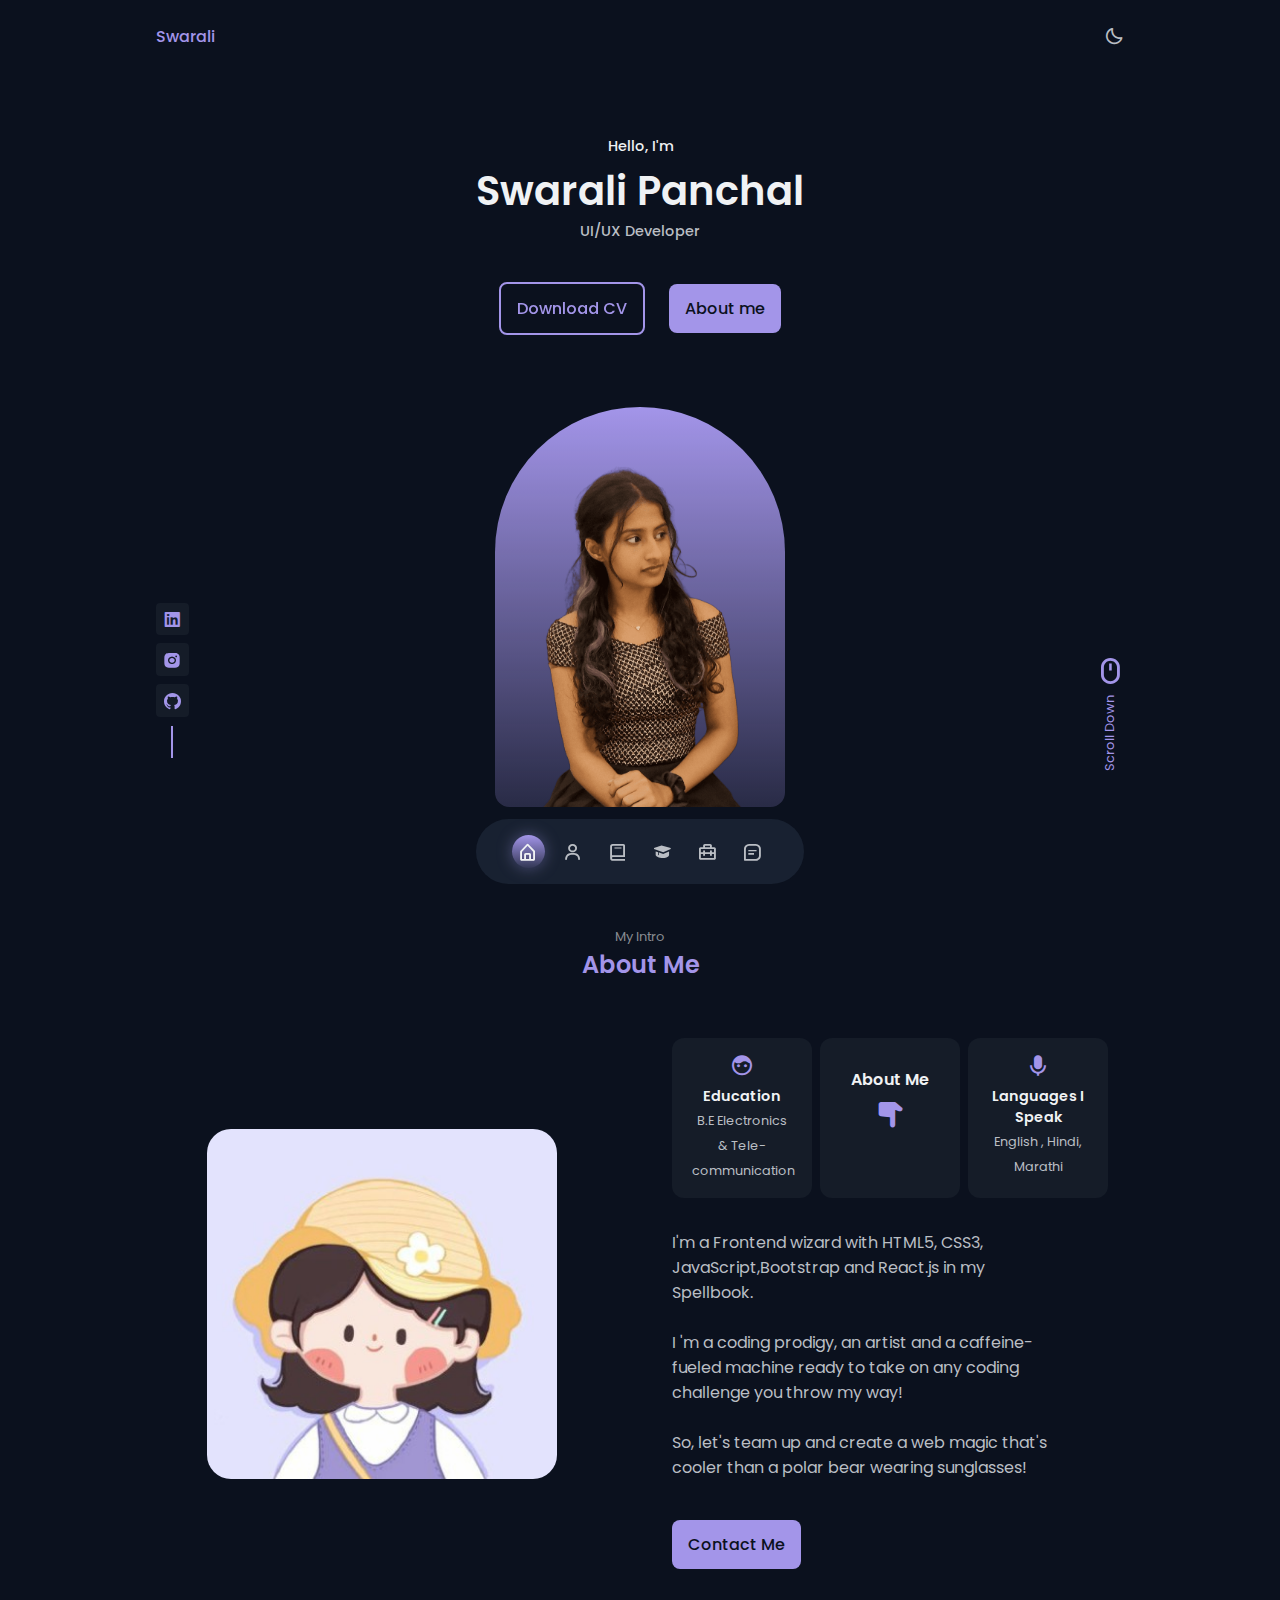
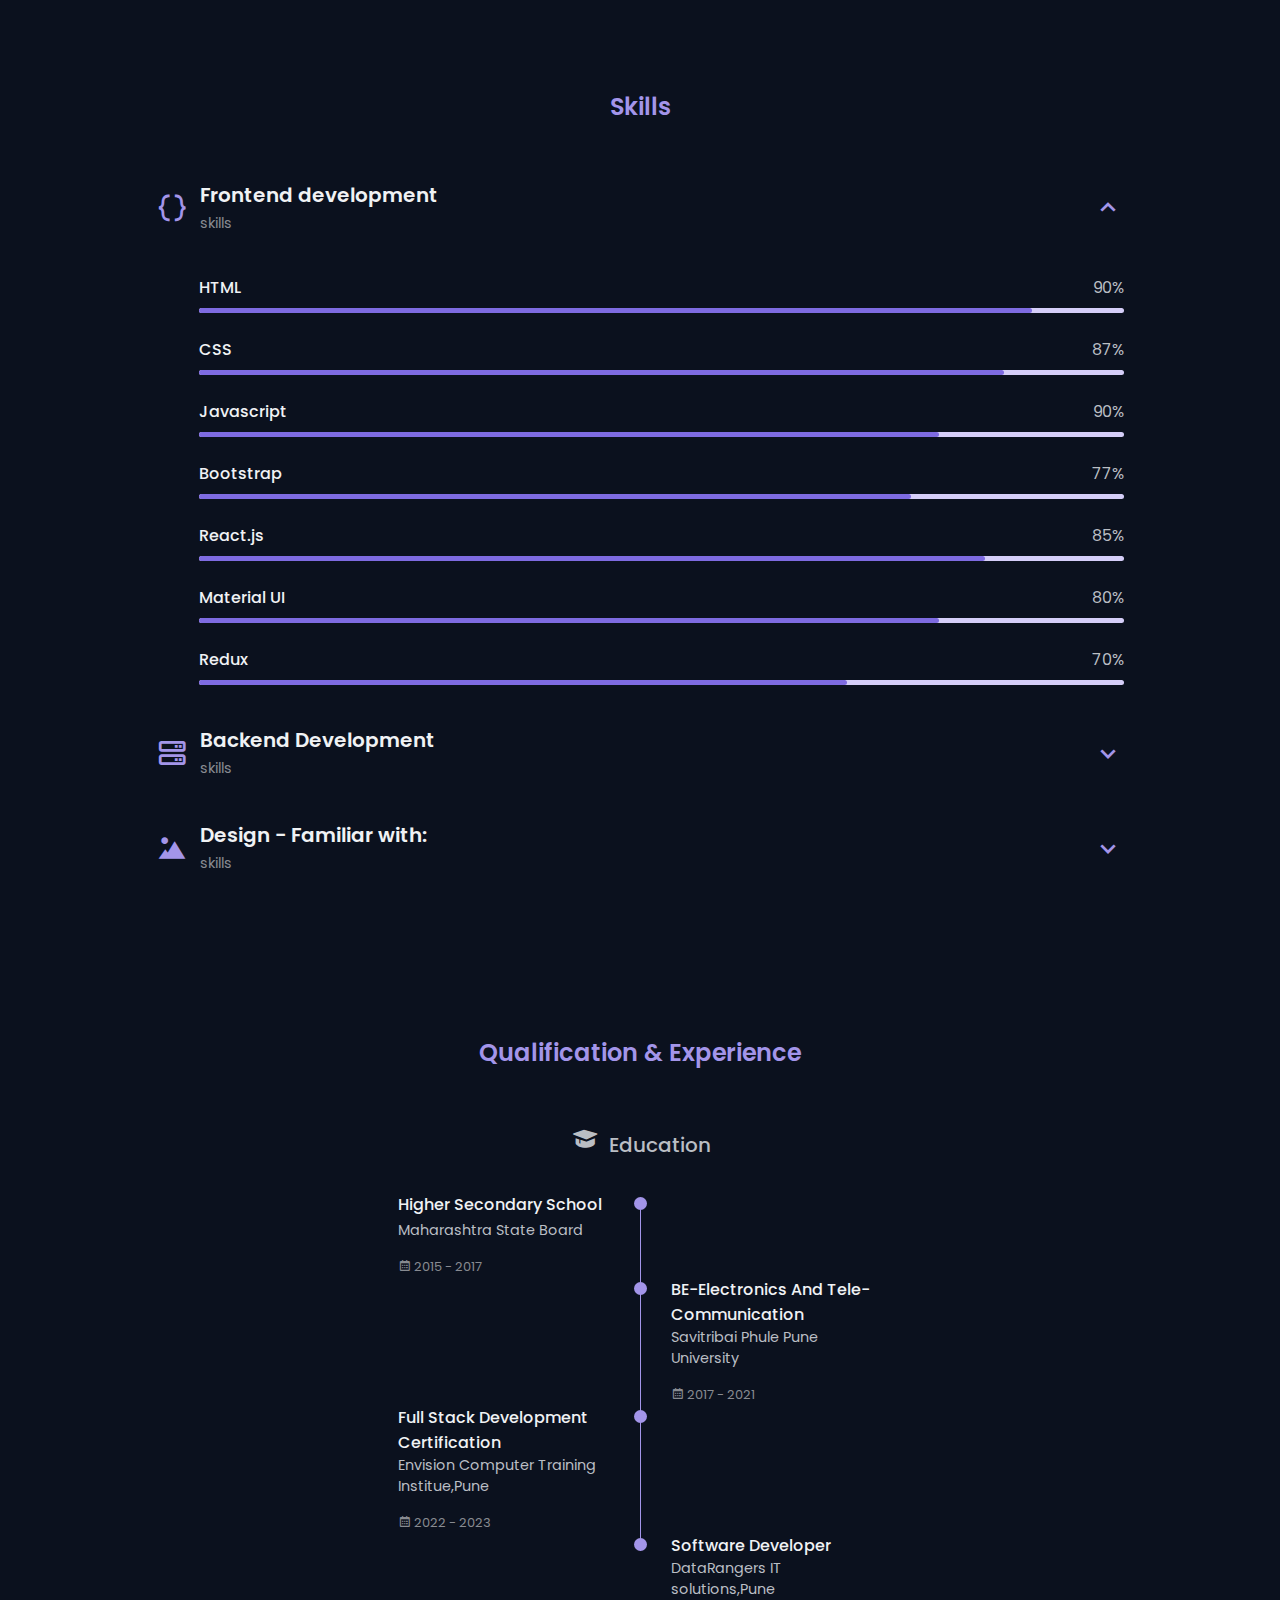
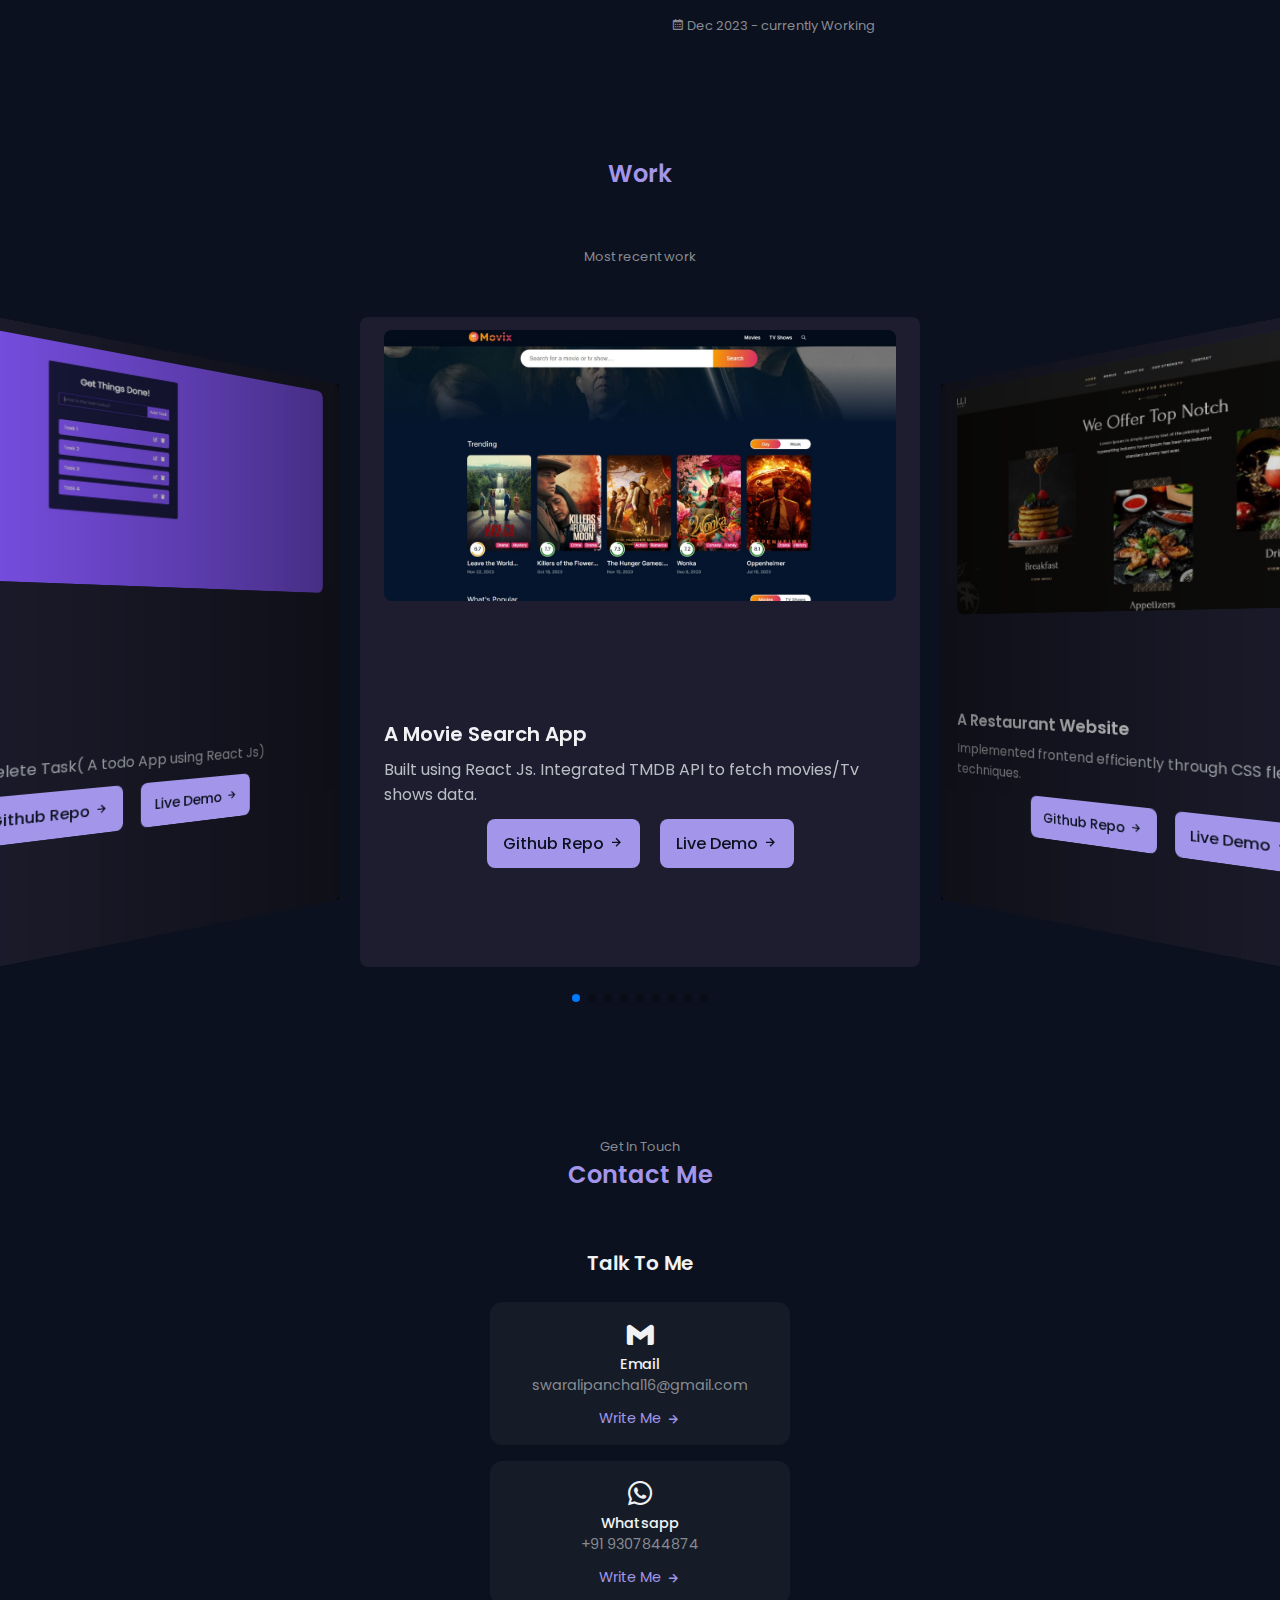
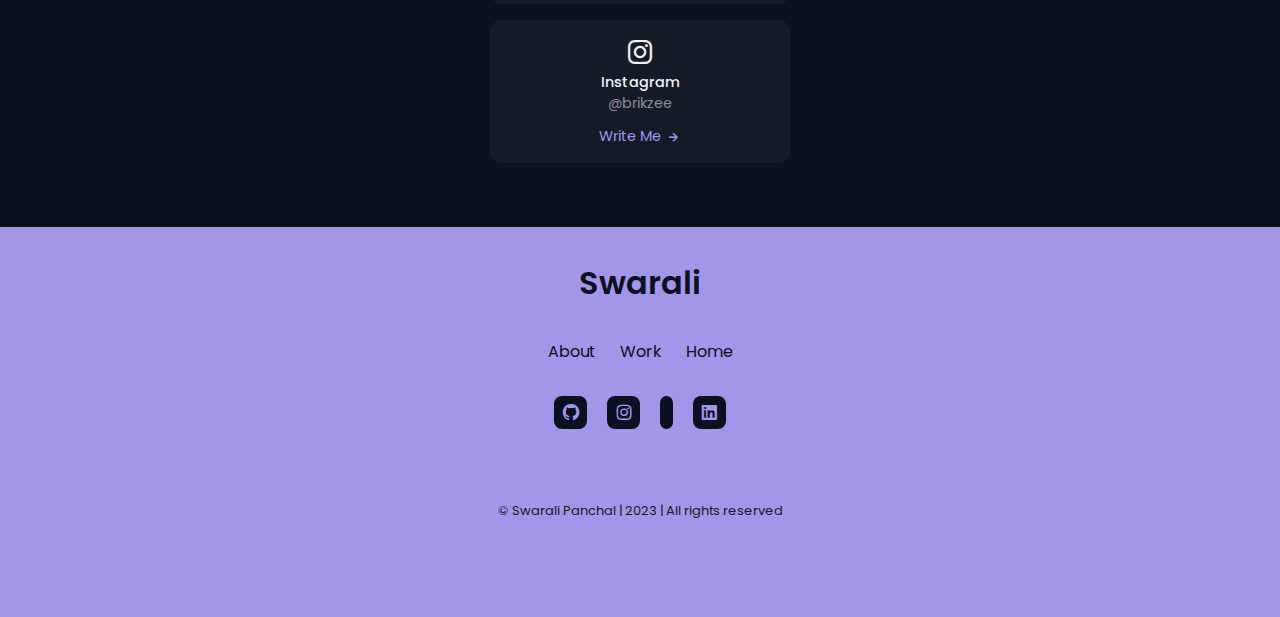
<file: index.html>
<!DOCTYPE html>
<html lang="en">
<head>
    <meta charset="UTF-8">
    <meta http-equiv="X-UA-Compatible" content="IE=edge">
    <meta name="viewport" content="width=s, initial-scale=1.0">
    
     
    <!-- ========= FAV ICON ===========  -->
     
    <link rel="shortcut icon" href="img/Artboard 2.png" type="image/x-icon">

    <!-- ============== BOXICONS =============  -->

    <link href='https://unpkg.com/boxicons@2.1.4/css/boxicons.min.css' rel='stylesheet'>
    <link rel="stylesheet" href="https://cdnjs.cloudflare.com/ajax/libs/font-awesome/6.5.1/css/all.min.css" integrity="sha512-DTOQO9RWCH3ppGqcWaEA1BIZOC6xxalwEsw9c2QQeAIftl+Vegovlnee1c9QX4TctnWMn13TZye+giMm8e2LwA==" crossorigin="anonymous" referrerpolicy="no-referrer" />

    <!-- =========== Swiper CSS ===========  -->

    <link rel="stylesheet" href="css/swiper-bundle.min.css">

    <!-- =========== CSS link ===========  -->

    <link rel="stylesheet" href="css/style.css">

    <title>Swarali Panchal</title>
 
    <script src="https://code.jquery.com/jquery-3.6.3.min.js" integrity="sha256-pvPw+upLPUjgMXY0G+8O0xUf+/Im1MZjXxxgOcBQBXU=" crossorigin="anonymous"></script>
</head>

<body >
  <!-- ================ Header ============  -->
    
    <header class="header" id="header" >
     <nav class="nav container">
        <a href="#" class="nav__logo">Swarali</a>
 
        <div class="nav__menu">
            <ul class="nav__list">
                <li class="nav__item">
                    <a href="#home" class="nav__link active-link">
                        <i class='bx bx-home-alt'></i>
                    </a>
                </li>

                <li class="nav__item">
                    <a href="#about" class="nav__link">
                        <i class='bx bx-user'></i>
                    </a>
                </li>

                <li class="nav__item">
                    <a href="#skills" class="nav__link">
                        
                        <i class='bx bx-book' ></i> 
                     
                        
                    </a>
                </li>
                <li class="nav__item">
                    <a href="#qualification" class="nav__link">
                        <i class='bx bxs-graduation'></i>

                    </a>
                </li>

                <li class="nav__item">
                    <a href="#portfolio" class="nav__link">
                        <i class='bx bx-briefcase-alt-2'></i>

                    </a>
                </li>
                

                <li class="nav__item">
                    <a href="#contact" class="nav__link">
                        <i class='bx bx-message-square-detail'></i>

                    </a>
                </li>

            </ul>
        </div>

         <!-- Theme change button  -->

         <i class='bx bx-moon change-theme' id="theme-button"></i>


     </nav>

     </header>

     <!-- ============= Main ====================  -->

     <main class="main">
        <!-- ================ HOME =============  -->
        <section class="home section" id="home">
            <div class="home__container container grid">
                <div class="home__data">
                    <span class="home__greeting"> Hello, I'm</span>
                    <h1 class="home__name">Swarali Panchal</h1>
                    <h3 class="home__education">UI/UX Developer</h3>


                    <div class="home__buttons">
                        <a download="" href="img/pdf/SwaraliPanchal_Resume.pdf" class="button button--ghost" target="_blank">
                            Download CV
                        </a>
                        <a href="#about" class="button">About me</a>
                    </div>

                </div>

                <div class="home__handle">
                    <img src="img/tryme.png" alt="img not found" class="home__img">
                </div>

                <div class="home__social">
                    <a href="https://www.linkedin.com/in/swaralip" target="_blank" class="home__social-link">
                        <i class='bx bxl-linkedin-square'></i>
                    </a>

                    <a href="https://instagram.com/brikzee?igshid=ZDdkNTZiNTM=" target="_blank" class="home__social-link">
                        <!-- <i class='bx bxl-instagram'></i> -->
                        <i class='bx bxl-instagram-alt'></i>
                    </a>

                    <a href="https://github.com/swaralipanchal" target="_blank" class="home__social-link">
                        <!-- <i class='bx bxl-facebook-square'></i> -->
                        <i class='bx bxl-github'></i>

                    </a>
                </div>

                <a href="#about" class="home__scroll">
                    <i class='bx bx-mouse home__scroll-icon'></i>
                    <span class="home__scroll-name">Scroll Down</span>
                </a>

            </div>

        </section>


        <!-- ======================== ABOUT =======================  -->
        
        <section class="about section" id="about">
            <span class="section__subtitle">My Intro</span>
             <h2 class="section__title">About Me</h2>

             <div class="about__container container grid">
                <img src="img/cartoon.jpg" alt="img not found" class="about__img">

                <div class="about__data">
                    <div class="about__info">
                        <div class="about__box">

                            <!-- <i class='bx bx-user-pin'></i> -->
                            <i class='bx bxs-face about__icon'></i>
                            <h3 class="about__title">Education</h3>
                                <span class="about__subtitle">
                                    B.E Electronics & Tele-communication 
                                </span>
                           
                        </div>

                        <div class="about__box story__box">
                            <!-- <i class='bx bx-briefcase-alt'></i> -->
                            <!-- <i class='bx bx-history'></i> -->
                            <!-- <i class='bx bx-rewind'></i> -->
                            <h3 class="about__title story__title "> About Me</h3>
                                <span class="about__subtitle">
                                    <i class='bx bxs-hand-down story__icon '></i>
                                </span>
                         
                        </div>

                        <div class="about__box">

                            <!-- <i class='bx bx-user-voice'></i> -->
                            <i class='bx bxs-microphone about__icon'></i>
                            <!-- <i class='bx bx-fast-forward'></i> -->
                            <h3 class="about__title"> Languages I Speak</h3>
                                <span class="about__subtitle"> English , Hindi, Marathi</span>
                           
                        </div>
                    </div>
                    <p class="about__description">
                       I'm a Frontend wizard with  HTML5, CSS3, JavaScript,Bootstrap and React.js in my Spellbook.<br> <br>
                       I 'm a coding prodigy, an artist and a caffeine-fueled machine ready to take on any coding challenge you throw my way!<br> <br>
                       So, let's team up and create a web magic that's cooler than a polar bear wearing sunglasses!
                    </p>

                    <a href="#contact" class="button">Contact Me</a>

                </div>
             </div>

        </section>
       
        <!-- ============================ SKILLS ===========================  -->
         
        <section class="skills section" id="skills">
            <h2 class="section__title">Skills</h2>
            <span class="section__subtitle"></span>

            <div class="skills__container container grid">
                <div>
                    <!-- ============================ SKILLS 1 ===========================  -->
                    <div class="skills__content skills__open">
                        <div class="skills__header">
                            <i class='bx bx-code-curly skills__icon'></i>

                            <div>
                                <h1 class="skills__title">Frontend development</h1>
                                <span class="skills__subtitle">skills</span>
                            </div>

                            <i class='bx bx-chevron-down skills__arrow'></i>

                        </div>
                        <div class="skills__list grid">

                            <div class="skills__data">

                                <div class="skills__titles">
                                    <h3 class="skills__name">HTML</h3>
                                    <span class="skills__number">90%</span>
                                </div>

                                <div class="skills__bar">
                                    <span class="skills__percentage skills__html"></span>
                                </div>

                            </div>

                            <div class="skills__data">
                                <div class="skills__titles">
                                    <h3 class="skills__name">CSS</h3>
                                    <span class="skills__number">87%</span>
                                </div>
                                <div class="skills__bar">
                                    <span class="skills__percentage skills__css"></span>
                                </div>
                            </div>

                            <div class="skills__data">
                                <div class="skills__titles">
                                    <h3 class="skills__name">Javascript</h3>
                                    <span class="skills__number">90%</span>
                                </div>
                                <div class="skills__bar">
                                    <span class="skills__percentage skills__js"></span>
                                </div>
                            </div>


                            <div class="skills__data">
                                <div class="skills__titles">
                                    <h3 class="skills__name">Bootstrap</h3>
                                    <span class="skills__number">77%</span>
                                </div>
                                <div class="skills__bar">
                                    <span class="skills__percentage skills__bootstrap"></span>
                                </div>
                            </div>

                            <div class="skills__data">
                                <div class="skills__titles">
                                    <h3 class="skills__name">React.js</h3>
                                    <span class="skills__number">85%</span>
                                </div>
                                <div class="skills__bar">
                                    <span class="skills__percentage skills__react"></span>
                                </div>
                                
                            </div>
                            <div class="skills__data">
                                <div class="skills__titles">
                                    <h3 class="skills__name">Material UI</h3>
                                    <span class="skills__number">80%</span>
                                </div>
                                <div class="skills__bar">
                                    <span class="skills__percentage skills__material"></span>
                                </div>
                                
                            </div>
                            <div class="skills__data">
                                <div class="skills__titles">
                                    <h3 class="skills__name">Redux</h3>
                                    <span class="skills__number">70%</span>
                                </div>
                                <div class="skills__bar">
                                    <span class="skills__percentage skills__redux"></span>
                                </div>
                                
                            </div>

                        </div>  <!--skills list grid end-->
                    </div> <!--end of frontend skill content-->

 <!-- ================== SKILLS 2 ============================  -->
                
                    <div class="skills__content skills__close">
                        <div class="skills__header">
                            <i class='bx bx-server skills__icon'></i>

                            <div>
                                <h1 class="skills__title">Backend  Development</h1>
                                <span class="skills__subtitle">skills</span>
                            </div>

                            <i class='bx bx-chevron-down skills__arrow'></i>

                        </div>
                        <div class="skills__list grid">

                            <div class="skills__data">
                                <div class="skills__titles">
                                    <h3 class="skills__name">Java</h3>
                                    <span class="skills__number">70%</span>
                                </div>
                                <div class="skills__bar">
                                    <span class="skills__percentage skills__java"></span>
                                </div>
                            </div>

                            <div class="skills__data">
                                <div class="skills__titles">
                                    <h3 class="skills__name">MYSQL</h3>
                                    <span class="skills__number">75%</span>
                                </div>
                                <div class="skills__bar">
                                    <span class="skills__percentage skills__mysql"></span>
                                </div>
                            </div>

                            <!-- <div class="skills__data">
                                <div class="skills__titles">
                                    <h3 class="skills__name">Spring</h3>
                                    <span class="skills__number">70%</span>
                                </div>
                                <div class="skills__bar">
                                    <span class="skills__percentage skills__spring"></span>
                                </div>
                            </div>

                            <div class="skills__data">
                                <div class="skills__titles">
                                    <h3 class="skills__name">Spring Boot</h3>
                                    <span class="skills__number">76%</span>
                                </div>
                                <div class="skills__bar">
                                    <span class="skills__percentage skills__springB"></span>
                                </div>
                            </div>

                            <div class="skills__data">
                                <div class="skills__titles">
                                    <h3 class="skills__name">Hibernate</h3>
                                    <span class="skills__number">74%</span>
                                </div>
                                <div class="skills__bar">
                                    <span class="skills__percentage skills__hibernate"></span>
                                </div>
                            </div> -->


                        </div> <!--backend skill list end-->
                    </div> <!-- backend skill content end-->

                </div> <!--- 2 div together end front & backend-->

                <div>
                     <!-- ================== SKILLS 3 ============================  -->
                
                     <div class="skills__content skills__close">
                        <div class="skills__header">
                            <i class='bx bxs-landscape skills__icon'></i>

                            <div>
                                <h1 class="skills__title">Design - Familiar with:</h1>
                                <span class="skills__subtitle">skills</span>
                            </div>

                            <i class='bx bx-chevron-down skills__arrow'></i>

                        </div>
                        <div class="skills__list grid">

                            <div class="skills__data">
                                <div class="skills__titles">
                                    <h3 class="skills__name">Adobe Illustrator</h3>
                                    <span class="skills__number">70%</span>
                                </div>
                                <div class="skills__bar">
                                    <span class="skills__percentage skills__illustrator"></span>
                                </div>
                            </div>

                            <!-- <div class="skills__data">
                                <div class="skills__titles">
                                    <h3 class="skills__name">Photoshop</h3>
                                    <span class="skills__number">70%</span>
                                </div>
                                <div class="skills__bar">
                                    <span class="skills__percentage skills__photoshop"></span>
                                </div>
                            </div> -->

                        </div> <!--frontend skill list end-->
                    </div> <!--design skill content end-->

                </div> <!--2nd div only for design skill-->

            </div>
        </section>

  <!-- ====================== Qualification ==================== -->

    <section class="qualification section" id="qualification">
        <h2 class="section__title">Qualification & Experience</h2>
        <span class="section__subtitle"></span>

        <div class="qualification__container container">
            <div class="qualification__tabs">

            <div class="qualification__button button--flex">
                <i class='bx bxs-graduation qualification__icon'></i>
                Education
            </div>

            <!-- <div class="qualification__button button--flex">
                 <i class='bx bx-briefcase-alt-2 qualification__icon'></i>
                 work
            </div> -->
        </div>
        <div class="qualification__sections">
        <!-- ================= Qualification Content 1 ================  -->
        <div class="qualification__content qualification__active" data-content id="education">
            <!-- =============== QUALIFICATION 1 ====================== -->
            <div class="qualification__data">
                <div class="hsc">
                    <h3 class="qualification__title">Higher Secondary School</h3>
                    <span class="qualification__subtitle">Maharashtra State Board</span>
                    <div class="qualification__calendar">
                        <i class='bx bx-calendar'></i>
                        2015 - 2017
                    </div>
                </div>

                <div class="gol">
                    <span class="qualification__rounder"></span>
                    <span class="qualification__line"></span>
                </div>
            </div>

               <!-- =============== QUALIFICATION 2 ====================== -->
               <div class="qualification__data">

                <div></div>

                <div class="gol">
                    <span class="qualification__rounder"></span>
                    <span class="qualification__line"></span>
                </div>


                <div class="etc">
                    <h3 class="qualification__title"> BE-Electronics And Tele-Communication</h3>
                    <span class="qualification__subtitle">Savitribai Phule Pune University</span>
                    <div class="qualification__calendar">
                        <i class='bx bx-calendar'></i>
                        2017 - 2021
                    </div>
                </div>
            </div>

               <!-- =============== QUALIFICATION 3 ====================== -->
               <div class="qualification__data">
                <div class="hsc">
                    <h3 class="qualification__title">Full Stack Development Certification</h3>
                    <span class="qualification__subtitle">Envision Computer Training Institue,Pune</span>
                    <div class="qualification__calendar">
                        <i class='bx bx-calendar'></i>
                        2022 - 2023
                    </div>
                </div>

                <div class="gol">
                    <span class="qualification__rounder"></span>
                    <span class="qualification__line"></span>
                </div>
            </div>

               <!-- =============== QUALIFICATION 4 ====================== -->
               <div class="qualification__data">

                <div></div>
                
                <div>
                    <span class="qualification__rounder"></span>
                    <!-- <span class="qualification__line"></span> -->
                </div>

                <div>
                    <h3 class="qualification__title">Software Developer</h3>
                    <span class="qualification__subtitle">DataRangers IT solutions,Pune</span>
                    <div class="qualification__calendar">
                        <i class='bx bx-calendar'></i>
                        Dec 2023 - currently Working
                    </div>
                </div>   
            </div>
             
        </div> <!---qualification content end-->


        


        </div> <!---qualification sections end-->
        </div>  <!--qualification__container container-->
    </section>

<!-- =================== PORTFOLIO ==========================  -->
<section class="portfolio section" id="portfolio">
    <h2 class="section__title">Work</h2>
    <!-- <div class="portfolio-buttons">
        <button id="all-projects-button" class="portfolio-button button">All Projects</button>
        <button id="personal-projects-button" class="portfolio-button button">Personal Projects</button>
        <button id="live-projects-button" class="portfolio-button button">Live Projects</button>
    </div> -->
    <span class="section__subtitle">Most recent work</span>
    <div class="portfolio__container container swiper mySwiper">
        <div class="swiper-wrapper">
             <!-- =================== PORTFOLIO  1 ==========================  -->
             <div class="portfolio__content grid swiper-slide personal-project">
                <img src="img/cinemaxwatch.jpg" alt="img not found" class="porfolio__img">

                <div class="portfolio data">
                    <h3 class="portfolio__title">A Movie Search App</h3>
                    <p class="portfolio__description"> Built using React Js. Integrated TMDB API to fetch movies/Tv shows data.</p>
                    <div style="display: flex;justify-content:center;gap: 20px;">
                        <a href="https://github.com/swaralipanchal/Cinemax" target="_blank" class="button button--flex button--small portfolio__button">
                            Github Repo
                            <i class='bx bx-right-arrow-alt button__icon'></i>
                        </a>
                        <a href="https://cinemaxwatch.netlify.app/" target="_blank" class="button button--flex button--small portfolio__button">
                            Live Demo 
                            <i class='bx bx-right-arrow-alt button__icon'></i>
                        </a>
                    </div>
                    
                </div>                
            </div>
             <!-- =================== PORTFOLIO  2 ==========================  -->
            
            <div class="portfolio__content grid swiper-slide personal-project">
                <img src="img/Grilli-1.jpg" alt="img not found" class="porfolio__img">

                <div class="portfolio data">

                    <h3 class="portfolio__title"> A Restaurant Website</h3>
                    <p class="portfolio__description">Implemented frontend efficiently through CSS flexbox and grid techniques.</p>
                    <div style="display: flex;justify-content:center;gap: 20px;">
                    <a href="https://github.com/swaralipanchal/Grilli" target="_blank" class="button button--flex button--small portfolio__button">
                        Github Repo
                        <i class='bx bx-right-arrow-alt button__icon'></i>
                    </a>
                    <a href="projects/Grilli/index.html" target="_blank" class="button button--flex button--small portfolio__button">
                        Live Demo 
                        <i class='bx bx-right-arrow-alt button__icon'></i>
                    </a>
                    </div>
                </div>                
            </div>
            <!-- //wedding booking  -->
             <!-- =================== PORTFOLIO  4 ==========================  -->
             <div class="portfolio__content grid swiper-slide live-project">
                <img src="img/wedventurz1.jpg" alt="img not found" class="porfolio__img">

                <div class="portfolio data">

                    <h3 class="portfolio__title">Wedding Booking Website (live)</h3>
                    <p class="portfolio__description">Utilized Redux and Router for efficient state management and seamless navigation, Implemented reusable dynamic components, significantly reducing redundant lines of code and enhancing maintainability.</p>
                    <div style="display: flex;justify-content:center;gap: 20px;">
                    <!-- <a href="https://github.com/swaralipanchal/Fitlife" target="_blank" class="button button--flex button--small portfolio__button">
                        Github Repo
                        <i class='bx bx-right-arrow-alt button__icon'></i>
                    </a> -->
                    <a href="https://www.wedventurz.com/" target="_blank" class="button button--flex button--small portfolio__button">
                        Live Demo
                        <i class='bx bx-right-arrow-alt button__icon'></i>
                    </a>
                    </div>
                </div>                
            </div>
            
            <!-- =================== PORTFOLIO  5 ==========================  --> 
            
             <!-- =================== PORTFOLIO  7 ==========================  -->
             <div class="portfolio__content grid swiper-slide personal-project">
                <img src="img/store.jpg" alt="img not found" class="porfolio__img">

                <div class="portfolio data">

                    <h3 class="portfolio__title">A E-Commerce Website</h3>
                    <p class="portfolio__description">Landing page of a e-commerce website to view products/prices/explore options. Utilized HTML , CSS and JavaScript to construct PageLayout and other functionalities.</p>
                    <div style="display: flex;justify-content:center;gap: 20px;">
                    <a href="https://github.com/swaralipanchal/e-Store" target="_blank" class="button button--flex button--small portfolio__button">
                        Github Repo
                        <i class='bx bx-right-arrow-alt button__icon'></i>
                    </a>
                    <a href="projects/eStore/index.html" target="_blank" class="button button--flex button--small portfolio__button">
                        Live Demo 
                        <i class='bx bx-right-arrow-alt button__icon'></i>
                    </a>
                    </div>
                </div>                
            </div>
               <!-- live projects   -->
 
              
            <!-- =================== PORTFOLIO  4 ==========================  -->
             <!-- =================== PORTFOLIO  3 ==========================  -->
             <div class="portfolio__content grid swiper-slide personal-project">
                <img src="img/wea-1.jpg" alt="img not found" class="porfolio__img">

                <div class="portfolio data">
                    <h3 class="portfolio__title">Weather App</h3>
                    <p class="portfolio__description">Weather App that shows Temperature and Humidity According to user's Location. Integrated OpenWeatherMap API</p>
                    <div style="display: flex;justify-content:center;gap: 20px;">
                    <a href="https://github.com/swaralipanchal/Weather-App" target="_blank" class="button button--flex button--small portfolio__button">
                        Github Repo 
                        <i class='bx bx-right-arrow-alt button__icon'></i>
                    </a>
                    <a href="projects/WeatherApp/index.html" target="_blank" class="button button--flex button--small portfolio__button">
                        Live Demo 
                        <i class='bx bx-right-arrow-alt button__icon'></i>
                    </a>
                    </div>
                </div>                
            </div>
            <!-- // corpeventz -->
            <!-- =================== PORTFOLIO  4 ==========================  -->
            <div class="portfolio__content grid swiper-slide live-project">
                <img src="img/corpeventz2.jpg" alt="img not found" class="porfolio__img">

                <div class="portfolio data">

                    <h3 class="portfolio__title">Corporate Events Booking Website (live)</h3>
                    <p class="portfolio__description">Utilized React Js and AOS for scoll-triggered animation</p>
                    <div style="display: flex;justify-content:center;gap: 20px;">
                    <!-- <a href="https://github.com/swaralipanchal/Fitlife" target="_blank" class="button button--flex button--small portfolio__button">
                        Github Repo
                        <i class='bx bx-right-arrow-alt button__icon'></i>
                    </a> -->
                    <a href="https://www.corpeventz.com/" target="_blank" class="button button--flex button--small portfolio__button">
                        Live Demo
                        <i class='bx bx-right-arrow-alt button__icon'></i>
                    </a>
                    </div>
                </div>                
            </div>
            
            <!-- =================== PORTFOLIO  5 ==========================  -->   
            
            <!-- =================== PORTFOLIO  4 ==========================  -->
            <div class="portfolio__content grid swiper-slide personal-project">
                <img src="img/fitlife-1.jpg" alt="img not found" class="porfolio__img">

                <div class="portfolio data">

                    <h3 class="portfolio__title"> A Gym Website Landing Page</h3>
                    <p class="portfolio__description">Crafted navigation bar & toggle functionality using Javascript. Crafted CSS animations.</p>
                    <div style="display: flex;justify-content:center;gap: 20px;">
                    <a href="https://github.com/swaralipanchal/Fitlife" target="_blank" class="button button--flex button--small portfolio__button">
                        Github Repo
                        <i class='bx bx-right-arrow-alt button__icon'></i>
                    </a>
                    <a href="projects/Fitlife/index.html" target="_blank" class="button button--flex button--small portfolio__button">
                        Live Demo
                        <i class='bx bx-right-arrow-alt button__icon'></i>
                    </a>
                    </div>
                </div>                
            </div>    

              <!-- //letzparty  -->

            <div class="portfolio__content grid swiper-slide live-project">
                <img src="img/letzparty.jpg" alt="img not found" class="porfolio__img">

                <div class="portfolio data">

                    <h3 class="portfolio__title">Party Organizing Website (live)</h3>
                    <p class="portfolio__description">Utilized React router for navigating , React Js effectively reduced code./</p>
                    <div style="display: flex;justify-content:center;gap: 20px;">
                    <!-- <a href="https://github.com/swaralipanchal/Fitlife" target="_blank" class="button button--flex button--small portfolio__button">
                        Github Repo
                        <i class='bx bx-right-arrow-alt button__icon'></i>
                    </a> -->
                    <a href="https://www.letzpartyy.com/" target="_blank" class="button button--flex button--small portfolio__button">
                        Live Demo
                        <i class='bx bx-right-arrow-alt button__icon'></i>
                    </a>
                    </div>
                </div>                
            </div>
            
          
          
              <!-- =================== PORTFOLIO  8==========================  -->
              <div class="portfolio__content grid swiper-slide personal-project">
                <img src="img/todo1.jpg" alt="img not found" class="porfolio__img">

                <div class="portfolio data">
                    <h3 class="portfolio__title">Todo App</h3>
                    <p class="portfolio__description">Add , Update , Delete Task( A todo App using React Js) </p>
                    <div style="display: flex;justify-content:center;gap: 20px;">
                    <a href="https://github.com/swaralipanchal/Todo-App" target="_blank" class="button button--flex button--small portfolio__button">
                        Github Repo
                        <i class='bx bx-right-arrow-alt button__icon'></i>
                    </a>
                    <a href="https://swaralipanchal.github.io/Todo-App/" target="_blank" class="button button--flex button--small portfolio__button">
                        Live Demo
                        <i class='bx bx-right-arrow-alt button__icon'></i>
                    </a>
                    </div>
                </div>                
            </div>
        
            <!-- =================== PORTFOLIO  5 ==========================  -->
            <!-- <div class="portfolio__content grid swiper-slide">
                <img src="img/musicplayer.jpg" alt="img not found" class="porfolio__img">

                <div class="portfolio data">

                    <h3 class="portfolio__title">A Web Music Player</h3>
                    <p class="portfolio__description">User have all the controls of the music being played.</p>
                    <a href="projects/MusicPlayer/index.html" target="_blank" class="button button--flex button--small portfolio__button">
                        Demo 
                        <i class='bx bx-right-arrow-alt button__icon'></i>
                    </a>
                </div>                
            </div> -->
           
            <!-- =================== PORTFOLIO  6 ==========================  -->
            <!-- <div class="portfolio__content grid swiper-slide">
                <img src="img/filmlane.jpg" alt="img not found" class="porfolio__img">

                <div class="portfolio data">

                    <h3 class="portfolio__title">A Movie website</h3>
                    <p class="portfolio__description">Responsive UI to view movies/shows</p>
                    <a href="projects/Filmlane/index.html" target="_blank" class="button button--flex button--small portfolio__button">
                        Demo 
                        <i class='bx bx-right-arrow-alt button__icon'></i>
                    </a>
                </div>                
            </div>
              -->
           
        
          
        </div>
             <!-- add swiper-pagination -->
        <div class="swiper-pagination"></div>
    </div>
    
</section>

<!-- ======================= CONTACT =========================== -->
<section class="contact section" id="contact">
    <span class="section__subtitle">
        Get In Touch
        <h2 class="section__title">Contact Me</h2>

        <div class="contact__container container grid">
            <div class="contact__content">
                <h3 class="contact__title">Talk To Me</h3>
                <div class="contact__info">

                    <!-- card1  -->

                    <div class="contact__card">
                        <i class='bx bxl-gmail bx-tada contact__card-icon' ></i>
                        <!-- <i class='bx bxl-gmail'></i> -->
                       
                        <h3 class="contact__card-title">Email</h3>
                        <span class="contact__card-data">swaralipanchal16@gmail.com</span>

                        <a href="mailto:swaralipanchal16@gmail.com" target="_blank" class="contact__button">
                            Write Me <i class='bx bx-right-arrow-alt contact__button-icon'></i>
                        </a>
                    </div>

                    <!-- card2  -->

                    <div class="contact__card">
                        <i class='bx bxl-whatsapp bx-tada contact__card-icon' ></i>
                        <h3 class="contact__card-title">Whatsapp</h3>
                        <span class="contact__card-data">+91 9307844874</span>

                        <a href="https://api.whatsapp.com/send?phone=919307844874&text=Hello, lets talk!" target="_blank" class="contact__button">
                            Write Me <i class='bx bx-right-arrow-alt contact__button-icon'></i>
                        </a>
                    </div>

                    <!-- card3  -->

                    <div class="contact__card">
                        <i class='bx bxl-instagram bx-tada contact__card-icon' ></i>
                        <h3 class="contact__card-title">Instagram</h3>
                        <span class="contact__card-data">@brikzee</span>

                        <a href="https://ig.me/m/brikzee" target="_blank" class="contact__button">
                            Write Me <i class='bx bx-right-arrow-alt contact__button-icon'></i>
                        </a>
                    </div>
                </div>
            </div>
            
        </div>
    </span>
</section>
 <!-- ======================= FOOTER ==============================  -->
 <footer class="footer">
    <div class="footer__container container">
        <h1 class="footer__title">Swarali</h1>
        <ul class="footer__list">
            <li>
                <a href="#about" class="footer__link">About</a>
            </li>
            <li>
                <a href="#portfolio" class="footer__link">Work</a>
            </li>
            <li>
                <a href="#home" class="footer__link">Home</a>
            </li>
        </ul>
        <ul class="footer__social">
            <a href="https://github.com/swaralipanchal" target="_blank" class="footer__social-link">
                <i class='bx bxl-github'></i>
            </a>
            <a href="https://instagram.com/brikzee?igshid=ZDdkNTZiNTM=" target="_blank" class="footer__social-link">
                <i class='bx bxl-instagram'></i>
                 
            </a>
            <a href="https://twitter.com/@PanchalSwarali" target="_blank" class="footer__social-link">
                <!-- <i class='bx bxl-twitter'></i> -->
                <i class="fa-brands fa-x-twitter"></i>

            </a>
            <a href="https://www.linkedin.com/in/swarali-panchal16" target="_blank" class="footer__social-link">
                <i class='bx bxl-linkedin-square'></i>

            </a>
        </ul>

        <span class="footer__copy">
            &#169; Swarali Panchal | 2023 | All rights reserved
        </span>

    </div>
 </footer>

 <!-- try  -->

 <div class="area" >
    <ul class="circles">
            <li></li>
            <li></li>
            <li></li>
            <li></li>
            <li></li>
            <li></li>
            <li></li>
            <li></li>
            <li></li>
            <li></li>
    </ul>
</div >
<!-- try end  -->




     </main>


   <!-- ========================= SWIPER JS ============================  -->

   <script src="https://cdn.jsdelivr.net/npm/swiper@11/swiper-bundle.min.js"></script>
 
   <!-- ====================jquey link ===================  -->

 
    <!-- ================== Main.js link ================== -->
    <script src="js/main.js"></script>

</body>
</html
</file>
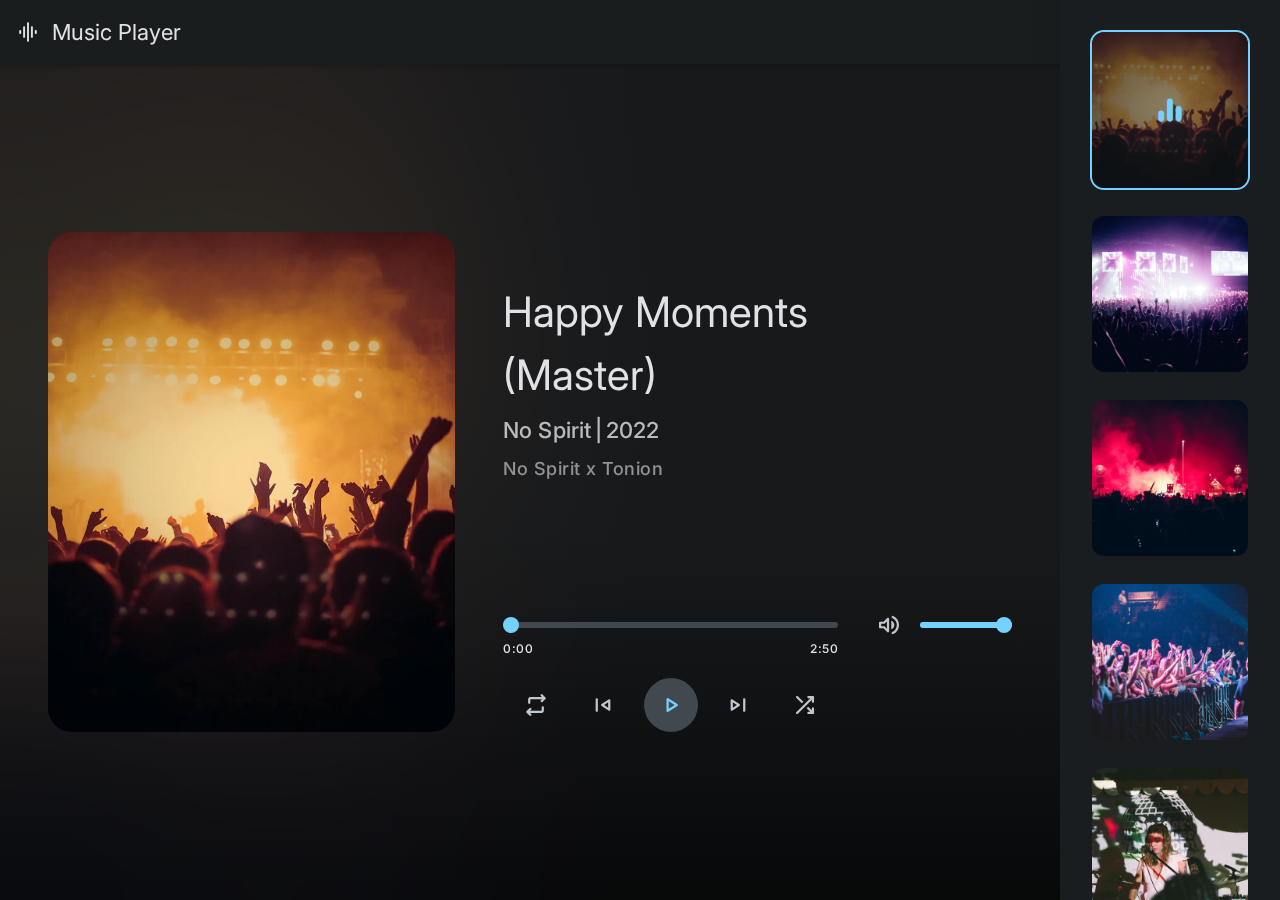
<file: projects/MusicPlayer/index.html>
<!DOCTYPE html>
<html lang="en">

<head>
  <meta charset="UTF-8">
  <meta http-equiv="X-UA-Compatible" content="IE=edge">
  <meta name="viewport" content="width=device-width, initial-scale=1.0">

  <!-- 
    - primary meta tags
  -->
  <title>Music Player</title>
  <meta name="title" content="Music Player">
  <meta name="description" content="A web music player html template developed by swarali panchal">

  <!-- 
    - favicon
  -->
  <link rel="shortcut icon" href="./favicon.svg" type="image/svg+xml">

  <!-- 
    - google font link
  -->
  <link rel="preconnect" href="https://fonts.googleapis.com">
  <link rel="preconnect" href="https://fonts.gstatic.com" crossorigin>
  <link href="https://fonts.googleapis.com/css2?family=Inter:wght@400;500&display=swap" rel="stylesheet">

  <!-- 
    - material icon font
  -->
  <link rel="stylesheet"
    href="https://fonts.googleapis.com/css2?family=Material+Symbols+Rounded:opsz,wght,FILL,GRAD@24,400,0,-25" />

  <!-- 
    - custom css link
  -->
  <link rel="stylesheet" href="./assets/css/style.css">

</head>

<body>

  <!-- 
    - #TOP APP BAR
  -->

  <div class="top-bar wrapper">

    <div class="logo wrapper">
      <span class="material-symbols-rounded">graphic_eq</span>

      <h1 class="title-lg">Music Player</h1>
    </div>

    <div class="top-bar-actions">
      <button class="btn-icon" data-playlist-toggler>
        <span class="material-symbols-rounded">queue_music</span>
      </button>
    </div>

  </div>





  <main>
    <article>

      <!-- 
        - #PLAYER
      -->

      <div class="player">
        <div class="container">

          <figure class="music-banner">
            <img src="./assets/images/poster-1.jpg" width="800" height="800" alt="Happy Moments (Master) Album Poster"
              class="img-cover" data-player-banner>
          </figure>

          <div class="music-content">

            <h2 class="headline-sm" data-title>Happy Moments (Master)</h2>

            <p class="label-lg label-wrapper wrapper">
              <span data-album>No Spirit</span>

              <span data-year>2022</span>
            </p>

            <p class="label-md artist" data-artist>No Spirit x Tonion</p>

            <div class="seek-control">

              <div>
                <div class="range-wrapper">
                  <input type="range" step="1" max="60" value="0" class="range" data-range data-seek>

                  <div class="range-fill" data-range-fill></div>
                </div>

                <div class="duration-label wrapper">
                  <span class="label-md" data-running-time>0:00</span>

                  <span class="label-md" data-duration>1:00</span>
                </div>
              </div>

              <div class="volume">
                <button class="btn-icon" data-volume-btn>
                  <span class="material-symbols-rounded">volume_up</span>
                </button>

                <div class="range-wrapper">
                  <input type="range" step="0.05" max="1" value="1" class="range" data-range data-volume>

                  <div class="range-fill" data-range-fill></div>
                </div>
              </div>

            </div>

            <div class="player-control wrapper">

              <button class="btn-icon toggle" data-repeat>
                <span class="material-symbols-rounded default-icon">repeat</span>
                <span class="material-symbols-rounded active-icon">repeat_one</span>
              </button>

              <button class="btn-icon" data-skip-prev>
                <span class="material-symbols-rounded">skip_previous</span>
              </button>

              <button class="btn-icon play" data-play-btn>
                <span class="material-symbols-rounded default-icon">play_arrow</span>
                <span class="material-symbols-rounded active-icon">pause</span>
              </button>

              <button class="btn-icon" data-skip-next>
                <span class="material-symbols-rounded">skip_next</span>
              </button>

              <button class="btn-icon toggle" data-shuffle>
                <span class="material-symbols-rounded">shuffle</span>
              </button>

            </div>

          </div>

        </div>
      </div>





      <!-- 
        - #PLAYLIST
      -->

      <div class="playlist" data-playlist>

        <ul class="music-list" data-music-list></ul>

      </div>

      <div class="overlay" data-playlist-toggler data-overlay></div>

    </article>
  </main>
 




  <!-- 
    - custom js link
  -->
  <script src="./assets/js/script.js"></script>

</body>

</html>
</file>
<file: css/style.css>
/* ===================== GOOGLE FONTS ===============  */

@import url('https://fonts.googleapis.com/css2?family=Irish+Grover&family=Poppins:wght@400;500;600&display=swap');




/* ================== VARIABLE CSS ======================= */
:root {
    --header-height : 3.5rem;



/* ============= Colors ===============  */

/* color mode HSL(hue, saturation, lightness) */
/* 
       Purple: hsl(250,66%,75%)
       Blue : hsl(207,90%,72%)
       Pink: hsl(356,66% ,75%)
       Teal: hsl(174,63%,62%)
 */

--first-hue: 250;
--sat: 66% ;
--lig: 75%;
--second-hue: 219;

--first-color:hsl(var(--first-hue) , var(--sat) , var(--lig) );
--first-color-alt: hsl(var(--first-hue), var(--sat), 71%);
--title-color: hsl(var(--second-hue), 15% , 95% ) ;
--text-color: hsl(var(--second-hue), 8% , 75%)  ;
--text-color-light: hsl(var(--second-hue), 4% , 55%) ;
--body-color: hsl(var(--second-hue), 48% , 8%) ;
--container-color: hsl(var(--second-hue) , 32% , 12%)  ;

/* =========== font and typography========  */

--body-font: 'Poppins', sans-serif ;
--biggest-font-size: 1.7rem ;
--h1-font-size: 1.5rem ;
--h2-font-size: 1.25rem ;
--h3-font-size: 1rem ;
--normal-font-size: 0.938rem ;
--small-font-size: 0.813rem  ;
--smaller-font-size: 0.7rem ;
--tiny-font-size: 0.625rem ;

/* ================== Font weight ================== */

--font-medium: 500 ;
--font-semibold: 600 ;

/* ============ z index ============================ */

--z-tooltip: 10  ;
--z-fixed: 100  ;
--z-modal: 1000 ; 

/* =========== Skill section variable css =============  */

 /* margin bottom  */
  --mb-0-25: .25rem ;
  --mb-0-5: .5rem ;
  --mb-0-75: .75rem ;
  --mb-1: 1rem ;
  --mb-1-5:  1.5rem ;
  --mb-2:  2rem ;
  --mb-2-5:  2.5rem;
  --mb-3:  3rem ;

}



/* ============= responsive typography=========== */

@media screen and (min-width: 968px) {
    :root{
    --biggest-font-size: 2.5rem ;
    --h1-font-size: 2.25rem;
    --h2-font-size: 1.5rem ;
    --h3-font-size: 1.25rem;
    --normal-font-size: 1rem ;
    --small-font-size: .9rem  ;
    --smaller-font-size: .813rem ;
    --tiny-font-size: 0.825rem ;

    }   
}
/* ============== Base ================  */
*{
    box-sizing: border-box ;
    padding: 0;
    margin: 0;

}

html{
    scroll-behavior: smooth;

}
body,
 button,
 input,
 textarea{
 font-family: var(--body-font);
font-size: var(--normal-font-size) ;

}
body{
    background-color: var(--body-color);
    color: var(--text-color);
    transition: .4s; 
    /* for light mode animation: ;  */
}

h1,h2,h3{
    color: var(--title-color);
    font-weight: var(--font-semibold);
}
ul{
    list-style: none;

}

a{
    text-decoration: none;
}

button{
    cursor: pointer;
    border:none;
    outline: none;
}
img{
    max-width: 100%;
    height: auto;

}
/* =============== theme ==================  */

.change-theme{
    z-index: 100;
    font-size: 1.25rem;
    cursor: pointer;
    transition: .3s;
}


.change-theme:hover{
    color: var(--first-color);
}
 /* =============== Variables Light Theme =====================  */
 body.light-theme{
    /* --first-color:#7355a7;
    --first-color-alt: #8464bb;
    --text-color-light: #725d94 ; */
     /* --title-color: #705D8F; */
   /* --first-color:#6e49ad; */
  
   
  
   --title-color: hsl(var(--second-hue), 15% , 15% ) ;
   --text-color: hsl(var(--second-hue), 8% , 35%)  ;
   --body-color: hsl(var(--second-hue), 100% , 99%) ;
   /* --text-color-light: hsl(var(--second-hue), 4% , 55%) ; */
   --container-color: #fff ;

   
 }
 
 /* body.light-theme .home__handle {
             background: linear-gradient(180deg,
                   #805eb9,
              hsla(var(--first-hue),var(--sat),var(--lig),.2)
                );

 } */

 .light-theme .circles li {
 
    /* background: rgba(101, 13, 184, 0.247); */
    background: hsla(var(--first-hue) , var(--sat) , var(--lig), .35);;
    

 animation: animate 25s linear infinite; 

 } 

 body.light-theme .nav__logo{
    color: #5a3d8d;
    font-weight: 700;
 }



 /* ============ color changes in some parts of the website , 
                                  in Light theme  ==============  */

.light-theme .nav__menu {
    background-color: hsla(var(--second-hue),32%,90%,.8);
}

.light-theme .section__subtitle{
    color: var(--text-color);
}
.light-theme .home__social-link{
    box-shadow: 0 2px 8px hsla(var(--second-hue), 48%, 8%, .2);
}
 
.light-theme .home__social::after,
.light-theme .footer__social-link{
    background-color: var(--title-color);
}

.light-theme .home__social-link,
.light-theme .home__scroll,
.light-theme .button,
.light-theme .button:hover,
.light-theme .footer__title,
.light-theme .footer__link,
.light-theme .footer__copy{
    color: var(--title-color);
}

.light-theme .about__box {
    box-shadow: 0 2px 8px hsla(var(--second-hue), 48%, 8%, .1);
}
.light-theme .contact__card {
    box-shadow: 0 2px 16px hsla(var(--second-hue), 48%, 8%, .1);
}

.light-theme::-webkit-scrollbar{
    background-color: hsl(var(--second-hue), 8%, 66%);
}

.light-theme::-webkit-scrollbar-thumb{
    background-color: hsl(var(--second-hue), 8%, 54%);
}

.light-theme::-webkit-scrollbar-thumb:hover{
    background-color: hsl(var(--second-hue), 8%, 44%);
}

.light-theme .section__title,
.light-theme .skills__icon,
 .light-theme .skills__arrow{
    color: #7352ad;
}



/* ========== Reusable  css classes ==========  */
.container{
    max-width: 968px;
    margin-left: 1rem;
    margin-right: 1rem;

}
.grid{
    display: grid;
    gap: 1.25rem;

}
.main{
    overflow: hidden;
}
.section{
    padding: 4.5rem 0 1rem;
    
}
.section__title,
.section__subtitle{
    text-align: center;

}
.section__title{
    font-size: var(--h2-font-size);
    color: var(--first-color);
    margin-bottom: 2rem;
}

.section__subtitle{
    display: block;
    font-size: var(--smaller-font-size);
    color: var(--text-color-light);
}
 /* ================== Header & Nav ===============  */

 .header{
    position: fixed;
    top: 0;
    left: 0;
    width: 100%;
    background-color: var(--body-color);
    z-index: var(--z-fixed);
    transition: .4s; 
    /* for light mode animation: ;  */
 }

.nav{
    height: var(--header-height);
    display: flex;
    justify-content: space-between;
    align-items: center;
}
.nav__logo{
    color: var(--first-color);
    font-weight: var(--font-medium);
    transition: .4s ;
}
.nav__logo:hover{
    color: var(--first-color-alt);
}
.nav__menu{
    position: fixed;
    bottom: 1rem ;
    background-color: hsla(var(--second-hue),32%,16%,.8);
    width: 90%;
    border-radius: 4rem;
    padding: 1rem 2.25rem;
    backdrop-filter: blur(10px);
    transition: .4s; 
    /* for light mode animation: ;  */
}

.nav__list{
    display: flex;
    justify-content: space-between;
    align-items: center;
}

.nav__link{
    color: var(--text-color);
    font-size: 1.25rem;
    padding: .4rem;
    display: flex;
    border-radius: 5rem;
}

/* ======== Active  link =========  */
 .active-link{
    background: linear-gradient(180deg,
                hsla(var(--first-hue), var(--sat),var(--lig), 1),
                hsla(var(--first-hue), var(--sat),var(--lig), .2)
                );
    box-shadow: 0 0 16px hsla(var(--first-hue), var(--sat),var(--lig), .4);
    color: var(--title-color);
 }
 
 /* change background theme */

 .scroll-header{
    box-shadow: 0 4px  4px hsla(0, 0% , 4% , .3);
 }




 /* ================ Home ==================  */

 .home__container{
    position: relative;
    row-gap: 4.5rem;
    padding-top: 2rem;

 }

 .home__data{
    text-align: center;
 }
 .home__greeting ,
 .home__education{
    font-size: var(--small-font-size);
    font-weight: var(--font-medium);

 }
 .home__greeting{
    display: block;
    color: var(--title-color);
    margin-bottom: .25rem;  
 }
 .home__education{
    color: var(--text-color);
    margin-bottom: 2.5rem;

 }
 .home__name{
    font-size: var(--biggest-font-size);

 }
 .home__img{
    width: 190px;
    /* width: 280px; */
    /* width: 100%; */
    

 }
 .home__handle{
    justify-self: center;
    
    width: 190px;
    height: 293px;
    background: linear-gradient(180deg,
                hsla(var(--first-hue),var(--sat),var(--lig),1),
                hsla(var(--first-hue),var(--sat),var(--lig),.2)
                );
    border-radius: 10rem 10rem 1rem 1rem ;
    display: flex;
    align-items: flex-end;
    justify-content: center;
    overflow: hidden;
    z-index: 100;
 }
 .home__buttons{
    display: flex;
    justify-content: center;
    align-items: center;
    gap: 1.5rem;
    z-index: 8;
 }
 .home__social,
 .home__scroll{
    position: absolute;

 }
 .home__social{
    bottom: 5rem;
    left: 0;
    display: grid;
    row-gap: .5rem;

 }
 .home__social-link{
    width: max-content;
    background-color: var(--container-color);
    color: var(--first-color);
    padding: .25rem;
    border-radius: .25rem;
    display: flex;
    font-size: 1rem;
    transition: .4s ;
    z-index: 100;
 }
 .home__social-link:hover{
    background-color: var(--first-color);
    color: #fff;
 }
 .home__social::after{
    content: '';
    width: 32px;
    height: 2px;
    background-color: var(--first-color);
    transform: rotate(90deg) translate(16px,3px);
 }
 .home__scroll{
    color: var(--first-color);
    right: -1.5rem;
    bottom: 4rem;
    display: grid;
    row-gap: 2.25rem;
    justify-items: center;
 }

 .home__scroll-icon{
    font-size: 1.25rem;
    z-index: 100;
 }
 .home__scroll-name{
    font-size: var(--smaller-font-size);
    transform: rotate(-90deg);

 }
 /* ========= BUTTONS ===============  */
 .button{
    display: inline-block;
    background-color: var(--first-color);
    color: var(--body-color);
    padding: .75rem 1rem;
    border-radius: .5rem;
    font-weight: var(--font-medium);
    transition: .4s;
    z-index: 100;

 }
 .button:hover{
    background-color: var(--first-color-alt);
    color: var(--body-color);
 }
 

 .button--ghost{
    background-color: transparent;
    border: 2px solid var(--first-color);
    color: var(--first-color);
   z-index: 100;
 }


/* ========================== ABOUT ========================  */
 
.about__container{
    row-gap: 2.5rem ;
}

.about__img{
width: 220px;
border-radius: 1.5rem;
justify-self: center;

}

.about__data{
    text-align: center;
}
.about__info{
    display: grid;
    grid-template-columns: repeat(3,1fr);
    gap: .5rem;
    margin-bottom: 2rem;

}
.about__box{
    background-color: var(--container-color);
    border-radius: .75rem;
    padding: .75rem .5rem;
}
.about__icon{
   font-size: 1.5rem;
   color: var(--first-color);
   margin-bottom: .5rem;
}

.story__icon{
    color: var(--first-color);  
    font-size: 1.9rem;
    margin-top: .5rem;

}
.about__title{
    font-size: var(--small-font-size);
}

.story__title{
    margin-top: .8rem;
    font-size: var(--font-medium);

}
.about__subtitle{
    font-size: var(--tiny-font-size);
}
 .about__description{
    margin-bottom: 2rem;
 }
 
 /* ====================== SKILLS ==============================  */

.skills__container{
    row-gap: 0;
    
}

.skills__header{
    display: flex ;
    align-items: center;
    margin-bottom:var(--mb-2-5) ;
    cursor: pointer;
}

.skills__icon,
.skills__arrow{
    font-size: 2rem ;
    color: var(--first-color);
    
}

.skills__icon{
    margin-right: var(--mb-0-75);
    
}
.skills__title{
    font-size: var(--h3-font-size);
}
.skills__subtitle{
    font-size: var(--small-font-size);
    color: var(--text-color-light);
}
.skills__arrow{
    margin-left: auto;
    transition: .4s;
}

.skills__list{
    row-gap: 1.5rem;
    padding-left: 2.7rem;
}
.skills__titles{
    display: flex;
    justify-content: space-between;
    margin-bottom: var(--mb-0-5);
}

.skills__name{
    font-size: var(--normal-font-size);
    font-weight: var(--font-medium);
}

.skills__bar,
.skills__percentage{
    height: 5px;
    border-radius: .25rem;
}

.skills__bar{
    background-color: hsl(var(--first-hue) , 76% , 89% );
    
}
.skills__percentage{
    display: block;
    background-color: hsl(var(--first-hue) , var(--sat) , 65%);
    
}
.skills__html{
    width: 90%;
}
.skills__css{
    width: 87%;
}
.skills__js{
    width: 80%;
}
.skills__bootstrap{
    width: 77%;
}
.skills__react{
    width: 85%;
}
.skills__redux{
    width: 70%;
}
.skills__material{
    width: 80%;
}
.skills__java{
    width: 70%;
}
.skills__mysql{
    width: 75%;
}
 /* .skills__spring{
    width: 70%;
}
.skills__springB{
    width: 76%;
}
.skills__hibernate{
    width: 74%; 
}  */
.skills__illustrator{
    width: 70%;
}
/* .skills__photoshop{
    width: 70%;
} */
.skills__close .skills__list{
    height: 0;
    overflow: hidden;

}
 .skills__open .skills__list{
    height: max-content;
    margin-bottom: var(--mb-2-5);
 }
 .skills__open .skills__arrow{
    transform: rotate(-180deg);
 }

 /* ====================== QUALIFICATION ==============================  */
 .qualification__tabs{

    display: flex;
    justify-content: space-evenly;
    margin-bottom: var(--mb-2);
 }
.qualification__button{
    font-size: var(--h3-font-size);
    font-weight: var(--font-medium);
    cursor: pointer;
}
.qualification__button:hover{
    color: var(--first-color);
}

.qualification__icon{
    font-size: 1.8rem;
    margin-right: var(--mb-0-25);
    
}

.qualification__data{
    display: grid;
    grid-template-columns: 1fr max-content 1fr;
    column-gap: 1.5rem;
}
.qualification__title{
    font-size: var(--normal-font-size);
    font-weight: var(--font-medium);
}
.qualification__subtitle{
    display: inline-block;
    font-size: var(--small-font-size);
    margin-bottom: var(--mb-1);
}

.qualification__calendar{
    font-size: var(--smaller-font-size);
    color: var(--text-color-light);
}
.qualification__rounder{
    display: inline-block;
    width: 13px;
    height: 13px;
    background-color: var(--first-color);
    border-radius: 50%;
}
.qualification__line{
    display: block;
    width: 1px;
    height: 100%;
    background-color: var(--first-color);
    transform: translate(6px, -7px);

}
 /* =================== PORTFOLIO ==============================  */

 .portfolio__container{
    overflow: initial;
 }
 .portfolio__content{
    padding: 0 1.5rem;

 }
 .portfolio-buttons{
    display: flex;
    gap: 20px;
    justify-content: center;
    align-items: center;
    padding-bottom: 30px;
 }
 .portfolio__title{
    font-size: var(--h3-font-size);
    margin-bottom: var(--mb-0-5);
 }
.portfolio__description{
    margin-bottom: var(--mb-0-75);
    /* display: none; */
}
.portfolio__button:hover .button__icon{
    transform: rotate(-40deg);
}
.portfolio__img{
    /* width: 265px; */
    /* border-radius: .5rem; */
    justify-self: center;
    object-fit: cover;
 }

.swiper {
    width: 100%;
    padding-top: 50px;
    padding-bottom: 50px;
  }

  .swiper-slide {
    background-color: rgba(81, 64, 97, 0.26);
    background-position: center;
    background-size: cover;
    width: 300px;
    height:max-content;
    border-radius: .5rem .5rem;
    padding-top: .8rem;
  }

  .swiper-slide img {
    display: block;
    width: 100%;
    border-radius: .5rem .5rem;
  }

/* ========hero section bubbles =================  */
.circles{
    position: absolute;
    top: 0;
    left: 0;
    width: 100%;
    height: 100%;
    overflow: hidden;   
}
.circles li{
    position: absolute;
    display: block;
    list-style: none;
    width: 20px;
    height: 20px;
    /* background: rgba(223, 81, 159, 0.692); */
    background: rgba(196, 141, 248, 0.301);
    animation: animate 25s linear infinite;
    bottom: -150px;
    border-radius: 100%;  
}


.circles li:nth-child(1){
    left: 25%;
    width: 80px;
    height: 80px;
    animation-delay: 0s;
    border-radius: 100%;
}


.circles li:nth-child(2){
    left: 10%;
    width: 20px;
    height: 20px;
    animation-delay: 2s;
    animation-duration: 12s;
    border-radius: 100%;
}

.circles li:nth-child(3){
    left: 70%;
    width: 20px;
    height: 20px;
    animation-delay: 4s;
    border-radius: 100%;
}

.circles li:nth-child(4){
    left: 40%;
    width: 60px;
    height: 60px;
    animation-delay: 0s;
    animation-duration: 18s;
    border-radius: 100%;
}

.circles li:nth-child(5){
    left: 65%;
    width: 20px;
    height: 20px;
    animation-delay: 0s;
    border-radius: 100%;
}

.circles li:nth-child(6){
    left: 75%;
    width: 90px;
    height: 90px;
    animation-delay: 3s;
    border-radius: 100%;
}

.circles li:nth-child(7){
    left: 35%;
    width: 110px;
    height: 110px;
    animation-delay: 7s;
    border-radius: 100%;
}

.circles li:nth-child(8){
    left: 50%;
    width: 25px;
    height: 25px;
    animation-delay: 15s;
    animation-duration: 45s;
    border-radius: 100%;
}

.circles li:nth-child(9){
    left: 10%;
    width: 17px;
    height: 17px;
    animation-delay: 2s;
    animation-duration: 35s;
    border-radius: 100%;
}


.circles li:nth-child(10){
    left: 85%;
    width: 150px;
    height: 150px;
    animation-delay: 0s;
    animation-duration: 11s;
    border-radius: 100%;
} 

.circles li:nth-child(11){
    left: 20%;
    width: 25px;
    height: 25px;
    animation-delay: 2s;
    animation-duration: 35s;
    border-radius: 100%;
}


@keyframes animate {

    0%{
        transform: translateY(0) ;
        /* rotate(0deg) */
        opacity: 1;
        border-radius: 0;
        border-radius: 100%;
    }

    100%{
        transform: translateY(-1300px) ;
        /* rotate(720deg) */
        opacity: 0;
        /* border-radius: 50%; */
        border-radius: 100%;
    }

}

/* ======================= CONTACT ===========================  */

.contact__container{
    row-gap: 3rem;
    padding-bottom: 3rem;
    

}

.contact__title{
    text-align: center;
    font-size: var(--h3-font-size);
    margin-bottom: 1.5rem;

}
.contact__info{
    display: grid;
    gap: 1rem;
}
.contact__card{
    background-color: var(--container-color);
    padding: 1rem ;
    border-radius: .75rem;
    text-align: center;
}
.contact__card-icon{
    font-size: 2rem;
    color: var(--title-color);
    margin-bottom: .25rem;
}
.contact__card-title,
.contact__card-data{
    font-size: var(--small-font-size);
}
.contact__card-title{
    font-weight: var(--font-medium) ;

}

.contact__card-data{
    display: block;
    margin-bottom: .75rem;
}
.contact__button{
    color: var(--first-color);
    font-size: var(--small-font-size);
    display: flex;
    align-items: center;
    justify-content: center;
    column-gap: .25rem;
}

.contact__button:hover .contact__button-icon{
    transform: translateX(.25rem);
}

.contact__button-icon{
    font-size: 1rem;
    transition: .4s;
}

/* ================== FOOTER ============================  */
.footer{
    background-color: var(--first-color);
}
.footer__container{
    padding: 2rem 0 6rem;
}
.footer__title,
.footer__link{
    color: var(--body-color);
}
.footer__title{
    text-align: center;
    margin-bottom: 2rem;
}

.footer__list{
    display: flex;
    justify-content: center;
    column-gap: 1.5rem;
    margin-bottom: 2rem;
}

.footer__social{
    display: flex;
    justify-content: center;
    column-gap: 1.25rem;
}
.footer__social-link{
    background-color: var(--body-color);
    color: var(--first-color);
    padding: .25rem;
    border-radius: .25rem;
    font-size: 1rem;
    display: inline-flex;
}

.footer__copy{
    display: block;
    margin-top: 4.5rem;
    color: var(--container-color);
    text-align: center;
    font-size: var(--smaller-font-size);
}

/* ======================== SCROLL BAR ================================  */

::-webkit-scrollbar{
    width: .6rem;
    border-radius: .5rem;
    background-color: hsl(var(--second-hue), 8%, 38%);
}
::-webkit-scrollbar-thumb{
    background-color: hsl(var(--second-hue), 8%, 26%);
    border-radius: .5rem;
}

::-webkit-scrollbar-thumb:hover{
    background-color: hsl(var(--second-hue), 8%, 20%);

}

/* ======================== BREAKPOINTS ============================= */

 /* for small devices  */
 @media screen  and (max-width: 320px){
    .nav__menu{
        padding: 1rem 1.5rem;
    }
    .home__buttons{
        flex-direction: column;
    }
    .home__handle{
        width: 150px;
        height: 253px;
    }
    .home__img{
        width: 130px;
    }

    .skills__title{
        font-size: var(--normal-font-size);
    }
    .hsc{
        margin-left: 1rem;
   }
    .qualification__data{
        gap: .5rem;
    }
    

   .portfolio__content{
    width: 280px;
    height: 280px;
   }
   .button--ghost{
    z-index: 200;
   }
 }

 /* ====== for 375 portfolio ======  */

 @media screen and (max-width:375px) {
    .portfolio__content{
        width: 300px;
        height: 500px;
       }

    
 }
 @media screen and (max-width:575px) {
    .portfolio__content{
        width: 310px;
        height: 500px;
       }

    
 }

 
 /* ============ for medium devices =================  */

 @media screen  and  (min-width: 576px){
 
    .nav__menu{
        width: 328px;
        left: 0;
        right: 0;
        margin: 0 auto; 
    }
     
    .about__info{
        grid-template-columns: repeat(3,140px);
        justify-content: center;
    }
    .about__description{
        padding: 0 5rem;
    }
     
    .skills__container
    {
        grid-template-columns: repeat(1,1fr);
    }
    .portfolio__content{
        width: 400px;
        height:460px;
       }
    .qualification__sections{
        display: grid;
        grid-template-columns: .6fr;
        justify-content: center;
    }

    .contact__info{
        grid-template-columns: 300px;
        justify-content: center;
    }
 }

@media  screen and (min-width:768px) {

    .portfolio__content{
        width: 550px;
        height: 600px;
    }
    .qualification__tabs{
        justify-content: center;
    }
    .qualification__button{
        margin: 0  var(--mb-1);
    }
    .qualification__sections{
        grid-template-columns: .5fr;
    }

}

/* =========for large devices =============  */


@media screen and (min-width:992px) {

    .container{
        margin-left: auto;
        margin-right: auto;
    }
    .section{
        padding: 6.5rem  0 1rem;
    }
    .section__title{
        margin-bottom: 3.5rem;
    }
    .nav{
        height: calc(var(--header-height) + 1rem );
    }
    .home__handle{
        width: 290px;
        height: 400px;
    }
    .home__img{
        width: 290px;
    }
    .home__social-link{
        padding: .4rem;
        font-size: 1.25rem;
    }
    .home__social::after{
        transform: rotate(90deg) translate(16px,0);
    }
    .home__scroll-icon{
        font-size: 2rem;
        
    }
    .about__container{
        grid-template-columns: repeat(2,1fr);
        align-items: center;
        column-gap: 4rem;
    }
    .about__img{
        width: 350px;
    }
    .about__data{
        text-align: initial;

    }
    .about__info{
        justify-content: initial;
    }
    .about__box{
        text-align: center;
        padding: 1rem 1.25rem;
    }
    .about__description{
        padding: 0 4rem 0 0 ;
        margin-bottom: 2.5rem;
    }
    .about__subtitle{
        font-size: .8rem;
    }

    
    .portfolio__content{
        width: 550px;
        height: 600px;
    }
   .contact__container{
    column-gap: 6rem ;
   }
   .footer__social-link{
    font-size: 1.25rem;
    padding: .4rem;
    border-radius: 0.5rem;
   }

}

/* =====for 1024 px ============== */


@media screen and (min-width:1024px) {
    .swiper-container-horizontal > .swiper-pagination-bullets{
        bottom: -4.5rem;
    }
    .portfolio__content{
        width: 560px;
        height: 650px;
    }
    .skills__container
    {
        grid-template-columns: repeat(1,1fr);
    }
    
    
}
@media (min-width: 576px) {
    .portfolio__description{
        margin-bottom: var(--mb-0-75);
        display: block;
    }
    /* .swiper-slide{
        height: 400px;
    } */
}
</file>
<file: projects/MusicPlayer/assets/css/style.css>
/*-----------------------------------*\
  #CUSTOM PROPERTY
\*-----------------------------------*/

:root {

  /**
   * colors
   */

  --eerie-black_a95: hsla(204, 9%, 11%, 0.95);
  --eerie-black_a50: hsla(204, 9%, 11%, 0.5);
  --eerie-black: hsl(204, 9%, 11%);
  --gainsboro: hsl(225, 7%, 89%);
  --charcoal: hsl(203, 9%, 28%);
  --silver-sand: hsl(208, 12%, 78%);
  --light-sky-blue: hsl(200, 100%, 73%);
  --prussian-blue: hsl(196, 100%, 14%);
  --black: hsl(0, 0%, 0%);
  --black_a50: hsla(0, 0%, 0%, 0.5);
  --black_a20: hsla(0, 0%, 0%, 0.2);
  --light-sky-blue_a8: hsla(200, 100%, 73%, 0.08);
  --light-sky-blue_a12: hsla(200, 100%, 73%, 0.12);
  --silver-sand_a8: hsla(208, 12%, 78%, 0.08);
  --silver-sand_a12: hsla(208, 12%, 78%, 0.12);
  
  --background: var(--eerie-black);
  --background-opacity: var(--eerie-black_a95);
  --on-background: var(--gainsboro);
  --surface-variant: var(--charcoal);
  --on-surface-variant: var(--silver-sand);
  --on-surface-variant-hover: var(--light-sky-blue_a8);
  --on-surface-variant-focus: var(--light-sky-blue_a12);
  --primary: var(--light-sky-blue);
  --on-primary: var(--prussian-blue);

  /**
   * gradient
   */

  --gradient: linear-gradient(180deg, hsla(204, 9%, 11%, 0.90) 60%, transparent 120%);

  /**
   * typography
   */

  --ff-inter: 'Inter', sans-serif;

  --headline-sm: 2.4rem;
  --title-lg: 2.2rem;
  --label-lg: 1.4rem;
  --label-md: 1.2rem;
  
  --fw-400: 400;
  --fw-500: 500;

  /**
   * box shadow
   */

  --shadow-1: 0 1px 4px 1px var(--black_a20);
  --shadow-2: 0 1px 4px 1px var(--black_a50);

  /**
   * border radius
   */

  --radius-24: 24px;
  --radius-16: 16px;
  --radius-12: 12px;
  --radius-pill: 100px;
  --radius-circle: 50%;

  /**
   * transition
   */

  --transition-1: 200ms cubic-bezier(0.2, 0, 0, 1);
  --transition-2: 300ms cubic-bezier(0.2, 0, 0, 1);

}





/*-----------------------------------*\
  #RESET
\*-----------------------------------*/

*,
*::before,
*::after {
  margin: 0;
  padding: 0;
  box-sizing: border-box;
}

li { list-style: none; }

a,
img,
span,
input,
button { display: block; }

a {
  text-decoration: none;
  color: inherit;
}

img { height: auto; }

input,
button {
  background: none;
  border: none;
  font: inherit;
}

input { width: 100%; }

button { cursor: pointer; }

html {
  font-family: var(--ff-inter);
  font-size: 10px;
  scroll-behavior: smooth;
}

body {
  background-color: var(--black);
  color: var(--on-background);
  font-size: 1.6rem;
  line-height: 1.5;
  min-height: 100vh;
  min-width: 250px;
  background-image: url("../images/poster-1.jpg");
  background-size: 150%;
  background-repeat: no-repeat;
  background-position: top;
  overflow: overlay;
}

body.modalActive { overflow: hidden; }

::-webkit-scrollbar { width: 8px; }

::-webkit-scrollbar-track { background: transparent; }

::-webkit-scrollbar-thumb {
  background-color: transparent;
  border-radius: var(--radius-pill);
}

body:hover::-webkit-scrollbar-thumb { background-color: var(--surface-variant); }





/*-----------------------------------*\
  #REUSED STYLE
\*-----------------------------------*/

.material-symbols-rounded {
  font-variation-settings: 'FILL' 0, 'wght' 400, 'GRAD' -25, 'opsz' 24;
  width: 1em;
  height: 1em;
  overflow: hidden;
  user-select: none;
}

.wrapper {
  display: flex;
  align-items: center;
}

.title-lg {
  font-size: var(--title-lg);
  font-weight: var(--fw-400);
}

.btn-icon {
  color: var(--on-surface-variant);
  width: 40px;
  height: 40px;
  display: grid;
  place-items: center;
  border-radius: var(--radius-circle);
}

.btn-icon:hover { background-color: var(--on-surface-variant-hover); }

.btn-icon:is(:focus, :focus-visible) {
  background-color: var(--on-surface-variant-focus);
}

.img-cover {
  width: 100%;
  height: 100%;
  object-fit: cover;
  transition: 600ms;
}
.img-cover:hover{
  transform: scale(1.05);
}

.headline-sm {
  font-size: var(--headline-sm);
  font-weight: var(--fw-400);
}

.label-lg,
.label-md { font-weight: var(--fw-500); }

.label-lg {
  font-size: var(--label-lg);
  letter-spacing: 0.1px;
}

.label-md {
  font-size: var(--label-md);
  letter-spacing: 0.5px;
}





/*-----------------------------------*\
  #TOP APP BAR
\*-----------------------------------*/

.top-bar {
  position: fixed;
  top: 0;
  left: 0;
  background-color: var(--background-opacity);
  min-width: 250px;
  width: 100%;
  height: 64px;
  padding-inline: 16px;
  justify-content: space-between;
  backdrop-filter: blur(50px);
  box-shadow: var(--shadow-1);
  z-index: 2;
}

.logo { gap: 12px; }





/*-----------------------------------*\
  #PLAYER
\*-----------------------------------*/

.volume { display: none; }

.player {
  --padding: 24px;
  background-image: var(--gradient);
  padding: var(--padding);
  padding-block-start: calc(64px + var(--padding));
  min-height: 100vh;
  display: flex;
  text-align: center;
  backdrop-filter: blur(30px);
  overflow: hidden;
}

.player .container {
  width: 100%;
  display: grid;
  grid-template-rows: 1fr max-content;
  gap: 24px;
}

.music-banner {
  aspect-ratio: 1 / 1;
  background-color: var(--surface-variant);
  max-width: 400px;
  margin-inline: auto;
  align-self: center;
  overflow: hidden;
  border-radius: var(--radius-24);
}

.label-wrapper {
  justify-content: center;
  opacity: 0.8;
  margin-block: 8px 4px;
}

.label-wrapper span:first-child::after {
  content: "|";
  display: inline-block;
  margin-inline: 4px;
}

.artist {
  opacity: 0.6;
  margin-block-end: 36px;
}

.seek-control { margin-block-end: 20px; }

.range-wrapper { position: relative; }

.range {
  appearance: none;
  cursor: pointer;
}

.range::-webkit-slider-runnable-track {
  appearance: none;
  background-color: var(--surface-variant);
  height: 6px;
  width: 100%;
  border-radius: var(--radius-pill);
}

.range-fill {
  content: "";
  position: absolute;
  top: 0;
  left: 0;
  width: 0;
  height: 6px;
  background-color: var(--primary);
  border-radius: var(--radius-pill);
  pointer-events: none;
}

.range::-webkit-slider-thumb {
  appearance: none;
  background-color: var(--primary);
  width: 16px;
  height: 16px;
  margin-block-start: -5px;
  border-radius: var(--radius-pill);
  transition: var(--transition-1);
}

.range::-webkit-slider-thumb:hover {
  box-shadow: 0 0 0 12px var(--on-surface-variant-hover);
}

.range::-webkit-slider-thumb:is(:focus, :focus-visible) {
  box-shadow: 0 0 0 12px var(--on-surface-variant-focus);
}

.duration-label {
  justify-content: space-between;
  margin-block-start: 12px;
}

.player-control { justify-content: space-evenly; }

.player-control .toggle.active { color: var(--primary); }

.player-control .play {
  background-color: var(--surface-variant);
  color: var(--primary);
}

.player-control .play.active {
  background-color: var(--primary);
  color: var(--on-primary);
}

.player-control .btn-icon.active .default-icon,
.player-control .btn-icon .active-icon { display: none; }

.player-control .btn-icon .default-icon,
.player-control .btn-icon.active .active-icon { display: block; }





/*-----------------------------------*\
  #PLAYLIST
\*-----------------------------------*/

.playlist {
  position: fixed;
  top: 0;
  right: -180px;
  width: 180px;
  height: 100vh;
  background-color: var(--background);
  padding: 28px;
  border-top-left-radius: var(--radius-16);
  border-bottom-left-radius: var(--radius-16);
  box-shadow: var(--shadow-2);
  overflow-y: overlay;
  visibility: hidden;
  transition: var(--transition-2);
  z-index: 4;
}

.playlist:hover::-webkit-scrollbar-thumb { background-color: var(--surface-variant); }

.playlist.active {
  transform: translateX(-180px);
  visibility: visible;
}

.music-list {
  display: grid;
  gap: 20px;
}

.music-item {
  position: relative;
  border-radius: var(--radius-12);
  background-color: var(--surface-variant);
  overflow: hidden;
}

.music-item .item-icon {
  position: absolute;
  inset: 0;
  background-color: var(--eerie-black_a50);
  display: grid;
  place-items: center;
  opacity: 0;
}

.music-item.playing .item-icon { opacity: 1; }

.music-item .item-icon .material-symbols-rounded {
  color: var(--primary);
  font-size: 3rem;
}

.music-item:is(:hover, :focus-visible, :active, .playing) {
  outline: 1px solid var(--primary);
}

.overlay {
  position: fixed;
  top: 0;
  left: 0;
  width: 100%;
  height: 100vh;
  background-color: var(--black);
  opacity: 0;
  pointer-events: none;
  transition: var(--transition-2);
  z-index: 3;
}

.overlay.active {
  pointer-events: all;
  opacity: 0.5;
}





/*-----------------------------------*\
  #MEDIA QUERIES
\*-----------------------------------*/

/**
 * responsive for large than 575px screen
 */

@media (min-width: 575px) {

  /**
   * RESET
   */

  body { background-size: 100%; }



  /**
   * PLAYER
   */

  .player { justify-content: center; }

  .player .container { max-width: 540px; }

}





/**
 * responsive for large than 992px screen
 */

@media (min-width: 992px) {

  /**
   * CUSTOM PROPERTY
   */

  :root {

    /**
     * typography
     */

    --headline-sm: 4.2rem;
    --label-lg: 2.2rem;

  }



  /**
   * RESET
   */

  body {
    background-size: 40% 100%;
    background-position: left center;
  }

  article { display: flex; }



  /**
   * REUSED STYLE
   */

  .btn-icon {
    width: 54px;
    height: 54px;
  }

  .btn-icon .material-symbols-rounded { font-size: 2.8rem; }



  /**
   * TOP APP BAR
   */

  .top-bar-actions { display: none; }



  /**
   * PLAYER
   */

  .player {
    --padding: 48px;
    text-align: left;
    flex-grow: 1;
    align-items: center;
    backdrop-filter: blur(100px);
  }

  .player .container {
    max-width: 1200px;
    grid-template-columns: 0.8fr 1fr;
    grid-template-rows: 1fr;
    gap: 48px;
    max-height: 500px;
    height: 100%;
  }

  .music-banner {
    aspect-ratio: unset;
    max-width: max-content;
    width: 100%;
    height: 100%;
  }

  .music-content {
    display: flex;
    flex-direction: column;
    padding-block-start: 48px;
    min-width: 100%;
  }

  .music-content :is(.headline-sm, .label-lg, .label-md) {
    max-width: 85%;
  }

  .label-wrapper {
    justify-content: flex-start;
    margin-block-end: 8px;
  }

  .artist { --label-md: 1.8rem; }

  .seek-control {
    margin-block-start: auto;
    display: grid;
    grid-template-columns: 1fr 150px;
    align-items: center;
    gap: 24px;
  }

  .volume {
    display: flex;
    align-items: center;
    gap: 4px;
    margin-block-start: -30px;
  }

  .volume .btn-icon { flex-shrink: 0; }

  .volume .range-fill { width: 100%; }

  .player-control {
    margin-inline-end: 174px;
    min-width: max-content;
    gap: 8px;
  }



  /**
   * PLAYLIST
   */

  .overlay { display: none; }

  .playlist {
    position: static;
    visibility: visible;
    border-radius: 0;
    box-shadow: none;
    flex-shrink: 0;
  }

  .playlist.active { transform: unset; }

  .music-item:is(:hover, :focus-visible, :active, .playing) {
    outline: 2px solid var(--primary);
  }

  .music-item .item-icon .material-symbols-rounded {
    font-size: 3.6rem;
  }

}





/**
 * responsive for large than 1200px screen
 */

@media (min-width: 1200px) {

  /**
   * PLAYLIST
   */

  .playlist {
    padding: 32px;
    width: 220px;
  }

  .music-list { gap: 28px; }

}
</file>
